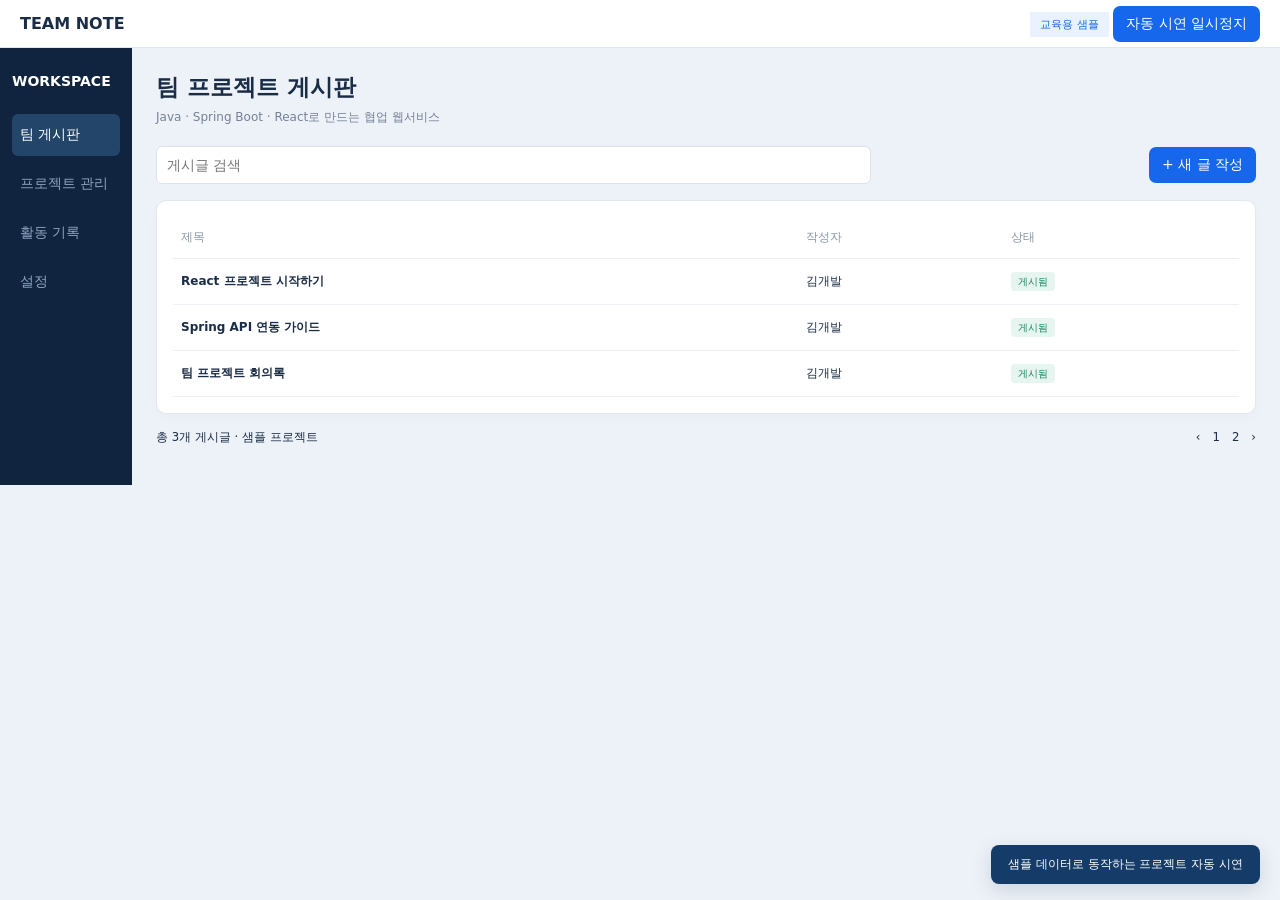
<file: demos/project.html>
<!doctype html><html lang="ko"><meta charset="utf-8"><meta name="viewport" content="width=device-width,initial-scale=1"><title>교육 프로젝트 자동 시연</title><style>
*{box-sizing:border-box}body{margin:0;background:#edf2f8;color:#1b2c46;font:14px system-ui,sans-serif}button,input{font:inherit}button{cursor:pointer;border:0;border-radius:7px;padding:9px 13px;background:#1767ed;color:white}header{height:48px;background:white;border-bottom:1px solid #e1e7ef;display:flex;align-items:center;justify-content:space-between;padding:0 20px}header b{font-size:16px}header small{color:#62758c}.layout{display:grid;grid-template-columns:132px 1fr;min-height:427px}aside{background:#10243f;color:#8da3c0;padding:25px 12px}aside b{display:block;color:white;margin-bottom:25px}aside span{display:block;padding:12px 8px;border-radius:6px;margin-bottom:7px}aside span:first-of-type{background:#234569;color:white}main{padding:24px}h1{font-size:23px;margin:0 0 6px}p{color:#748197;margin:0 0 20px;font-size:12px}.bar{display:flex;align-items:center;justify-content:space-between;margin:16px 0;gap:10px}.paper{background:white;border:1px solid #e1e8f1;border-radius:10px;padding:16px;box-shadow:0 5px 15px #20355005}input{width:65%;padding:10px;border:1px solid #dbe3ef;border-radius:6px;color:#536880}table{border-collapse:collapse;width:100%;font-size:12px;text-align:left}th{color:#8b98a9;font-weight:500;padding:12px 8px;border-bottom:1px solid #e8edf4}td{padding:14px 8px;border-bottom:1px solid #edf1f6}td:first-child{font-weight:600}em{font-size:10px;font-style:normal;background:#e7f5f0;color:#15865f;padding:4px 7px;border-radius:4px}.stats{display:grid;grid-template-columns:repeat(3,1fr);gap:12px;margin:20px 0}.stats small{color:#8290a4}.stats strong{display:block;font-size:25px;margin:8px 0}.stats em{background:none;padding:0}.chart{height:150px;display:flex;gap:15px;align-items:end;padding:15px 8px 0;border-bottom:1px solid #dce5ef}.chart div{flex:1;background:linear-gradient(#5ba9ff,#2568e6);border-radius:5px 5px 0 0;transition:height .8s;position:relative;min-height:10px}.chart div:after{content:attr(data-label);position:absolute;top:100%;font-size:10px;color:#8390a2;padding-top:7px;left:5px}.chart-box{padding-bottom:40px}.dark{background:#0e1c31;color:#b9cbe2;border-color:#213854;line-height:1.9;font:12px monospace;min-height:174px}.dark div{animation:appear .4s}.dark span{color:#5be3ba}.status{display:flex;gap:8px;align-items:center;font-size:12px}.dot{height:8px;width:8px;border-radius:50%;background:#1fc994;box-shadow:0 0 0 5px #1fc99416}.progress{height:5px;background:#e8eef7;border-radius:5px;overflow:hidden;margin-top:12px}.progress i{display:block;height:100%;background:#2476ec;transition:width .7s}.toast{position:fixed;bottom:16px;right:20px;background:#153c68;color:white;padding:11px 17px;border-radius:8px;font-size:12px;box-shadow:0 6px 20px #10243f25;transition:opacity .3s}.editor{position:absolute;inset:110px 55px 70px 180px;background:white;box-shadow:0 18px 60px #10243f40;border-radius:12px;padding:25px;z-index:2}.editor input{width:100%;margin:20px 0}.editor p{background:#f3f6fa;padding:15px;min-height:60px}.mode{background:#eaf2ff;color:#1767ed;font-size:11px;padding:6px 10px}.edited{animation:highlight 1s}@keyframes highlight{from{background:#dcecff}to{background:white}}@keyframes appear{from{opacity:0;transform:translateY(5px)}to{opacity:1;transform:none}}@media(prefers-reduced-motion:reduce){*{animation:none!important;transition:none!important}}
</style><header><b id="brand"></b><div><span class="mode">교육용 샘플</span> <button id="toggle">자동 시연 일시정지</button></div></header><div class="layout"><aside><b>WORKSPACE</b><span id="menu"></span><span>프로젝트 관리</span><span>활동 기록</span><span>설정</span></aside><main id="screen"></main></div><div class="toast" id="toast" role="status"></div><script>
const mode=new URLSearchParams(location.search).get('type')||'web';const $=s=>document.querySelector(s);let step=0,active=true,paused=matchMedia('(prefers-reduced-motion: reduce)').matches;let rows=['React 프로젝트 시작하기','Spring API 연동 가이드','팀 프로젝트 회의록'];let data=[42,70,55,92,66,112];const names={web:['TEAM NOTE','팀 게시판'],data:['INSIGHT / Analytics','매출 분석'],cloud:['DEPLOY / Console','서비스 배포']};$('#brand').textContent=names[mode][0];$('#menu').textContent=names[mode][1];
function toast(s){$('#toast').textContent=s}function render(){if(mode==='web'){$('#screen').innerHTML='<h1>팀 프로젝트 게시판</h1><p>Java · Spring Boot · React로 만드는 협업 웹서비스</p><div class="bar"><input id="search" placeholder="게시글 검색"><button id="new">+ 새 글 작성</button></div><div class="paper"><table><thead><tr><th>제목</th><th>작성자</th><th>상태</th></tr></thead><tbody>'+rows.map((r,i)=>'<tr class="edited"><td>'+r+'</td><td>김개발</td><td><em>게시됨</em></td></tr>').join('')+'</tbody></table></div><div class="bar"><small>총 '+rows.length+'개 게시글 · 샘플 프로젝트</small><small>‹　1　2　›</small></div>';$('#new').onclick=editor;$('#search').oninput=e=>document.querySelectorAll('tbody tr').forEach(r=>r.hidden=!r.textContent.includes(e.target.value));}
if(mode==='data'){$('#screen').innerHTML='<h1>커머스 데이터 대시보드</h1><p>Python · Pandas 분석 결과를 시각화한 샘플 화면</p><div class="bar"><b id="period">최근 6개월 · 전체 상품</b><button id="filter">필터 변경 ↓</button></div><div class="stats"><div class="paper"><small>총 매출</small><strong id="revenue">₩24,860,000</strong><em>↗ 전월 대비 12.8%</em></div><div class="paper"><small>주문 수</small><strong>1,284</strong><em>↗ 8.4%</em></div><div class="paper"><small>구매 전환율</small><strong>3.62%</strong><em>↗ 0.7%p</em></div></div><div class="paper chart-box"><b>월별 매출 추이</b><div class="chart">'+data.map((h,i)=>'<div style="height:'+h+'px" data-label="'+(i+1)+'월"></div>').join('')+'</div></div>';$('#filter').onclick=filter;}
if(mode==='cloud'){$('#screen').innerHTML='<div class="bar" style="margin-top:0"><div><h1>프로덕션 배포</h1><p>Docker · Linux 기반 배포 흐름 시뮬레이션</p></div><button id="deploy">새 버전 배포 ↗</button></div><div class="paper"><div class="bar" style="margin:0"><b>academy-web / production</b><span class="status"><i class="dot"></i><span id="state">정상 운영 중</span></span></div><div class="progress"><i id="progress" style="width:100%"></i></div></div><div class="bar"><b>실시간 빌드 로그</b><small>branch: main · region: seoul</small></div><div class="paper dark" id="logs"><div><span>✓</span> Service healthy · All checks passed</div></div>';$('#deploy').onclick=()=>{step=0;deploy(0)};}}
function editor(){document.querySelector('.editor')?.remove();let e=document.createElement('div');e.className='editor';e.innerHTML='<b>새 게시글 작성</b><input id="title" placeholder="제목을 입력하세요"><p>오늘 배운 내용을 팀원들과 공유합니다.<br>API와 데이터베이스 연결을 완료했습니다.</p><button id="save">게시글 등록</button>';document.body.append(e);$('#save').onclick=()=>{rows.unshift(($('#title').value||'새 프로젝트 개발 기록').replace(/[<>&]/g,''));rows=rows.slice(0,4);e.remove();render();toast('✓ 새 게시글이 등록되었습니다')};}
function filter(){let n=step%2;$('#period').textContent=n?'최근 6개월 · 디지털 상품':'최근 6개월 · 전체 상품';document.querySelectorAll('.chart div').forEach((b,i)=>b.style.height=(25+((i*31+step*19)%100))+'px');$('#revenue').textContent=n?'₩18,420,000':'₩24,860,000';toast('필터 적용 · 분석 결과를 갱신했습니다');}
const logs=['$ docker build -t academy-web:v2.4 .','✓ Dependencies installed · build completed','✓ Image pushed to container registry','✓ Security scan passed · 0 critical issues','✓ Rolling update · health check passed','✓ Deployment successful · service is live'];function deploy(n){if(n===0){$('#logs').innerHTML='';$('#state').textContent='새 버전 배포 중'}if(n<logs.length){let el=document.createElement('div');el.textContent=logs[n];$('#logs').append(el);$('#progress').style.width=((n+1)/6*100)+'%';if(n===5){$('#state').textContent='정상 운영 중';toast('✓ 새 버전 배포 완료 · 교육용 시뮬레이션')}}}
function tick(){if(paused||!active||document.hidden)return;step++;if(mode==='web'){switch(step%6){case 1:editor();toast('새 글 작성 화면을 엽니다');break;case 2:if($('#title'))$('#title').value='API 연동 테스트 완료';break;case 3:$('#save')?.click();break;case 4:rows[0]='API 연동 테스트 완료 · 수정됨';render();toast('✓ 게시글 내용을 수정했습니다');break;case 5:rows.shift();render();toast('✓ 샘플 게시글을 삭제했습니다');break;default:toast('검색 · 작성 · 수정 · 삭제 기능 자동 시연')}}if(mode==='data'){filter()}if(mode==='cloud'){deploy((step-1)%8);}}
function toggleLabel(){$('#toggle').textContent=paused?'자동 시연 재생':'자동 시연 일시정지'}$('#toggle').onclick=()=>{paused=!paused;toggleLabel()};addEventListener('message',e=>{if(e.source===parent&&e.data?.type==='academy-demo-visibility')active=!!e.data.visible});render();toggleLabel();toast('샘플 데이터로 동작하는 프로젝트 자동 시연');setInterval(tick,1700);
</script></html>
</file>
